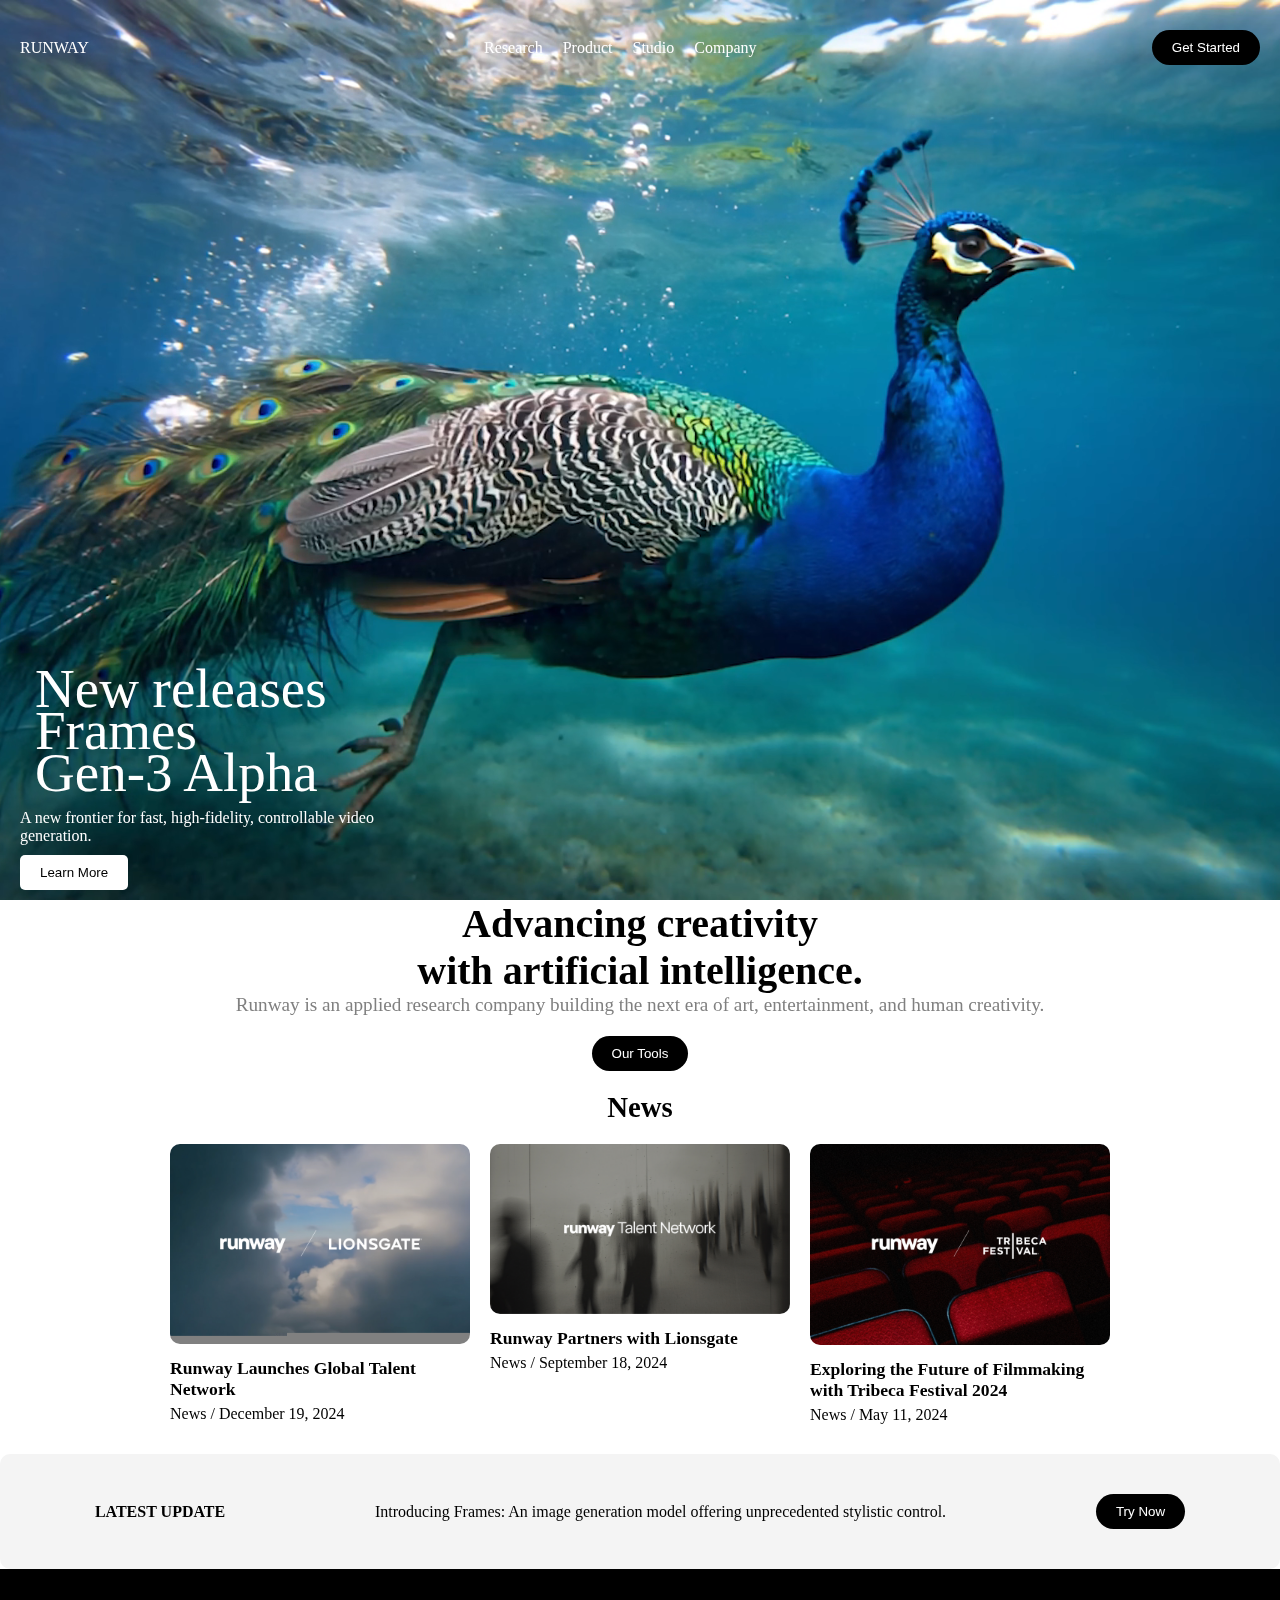
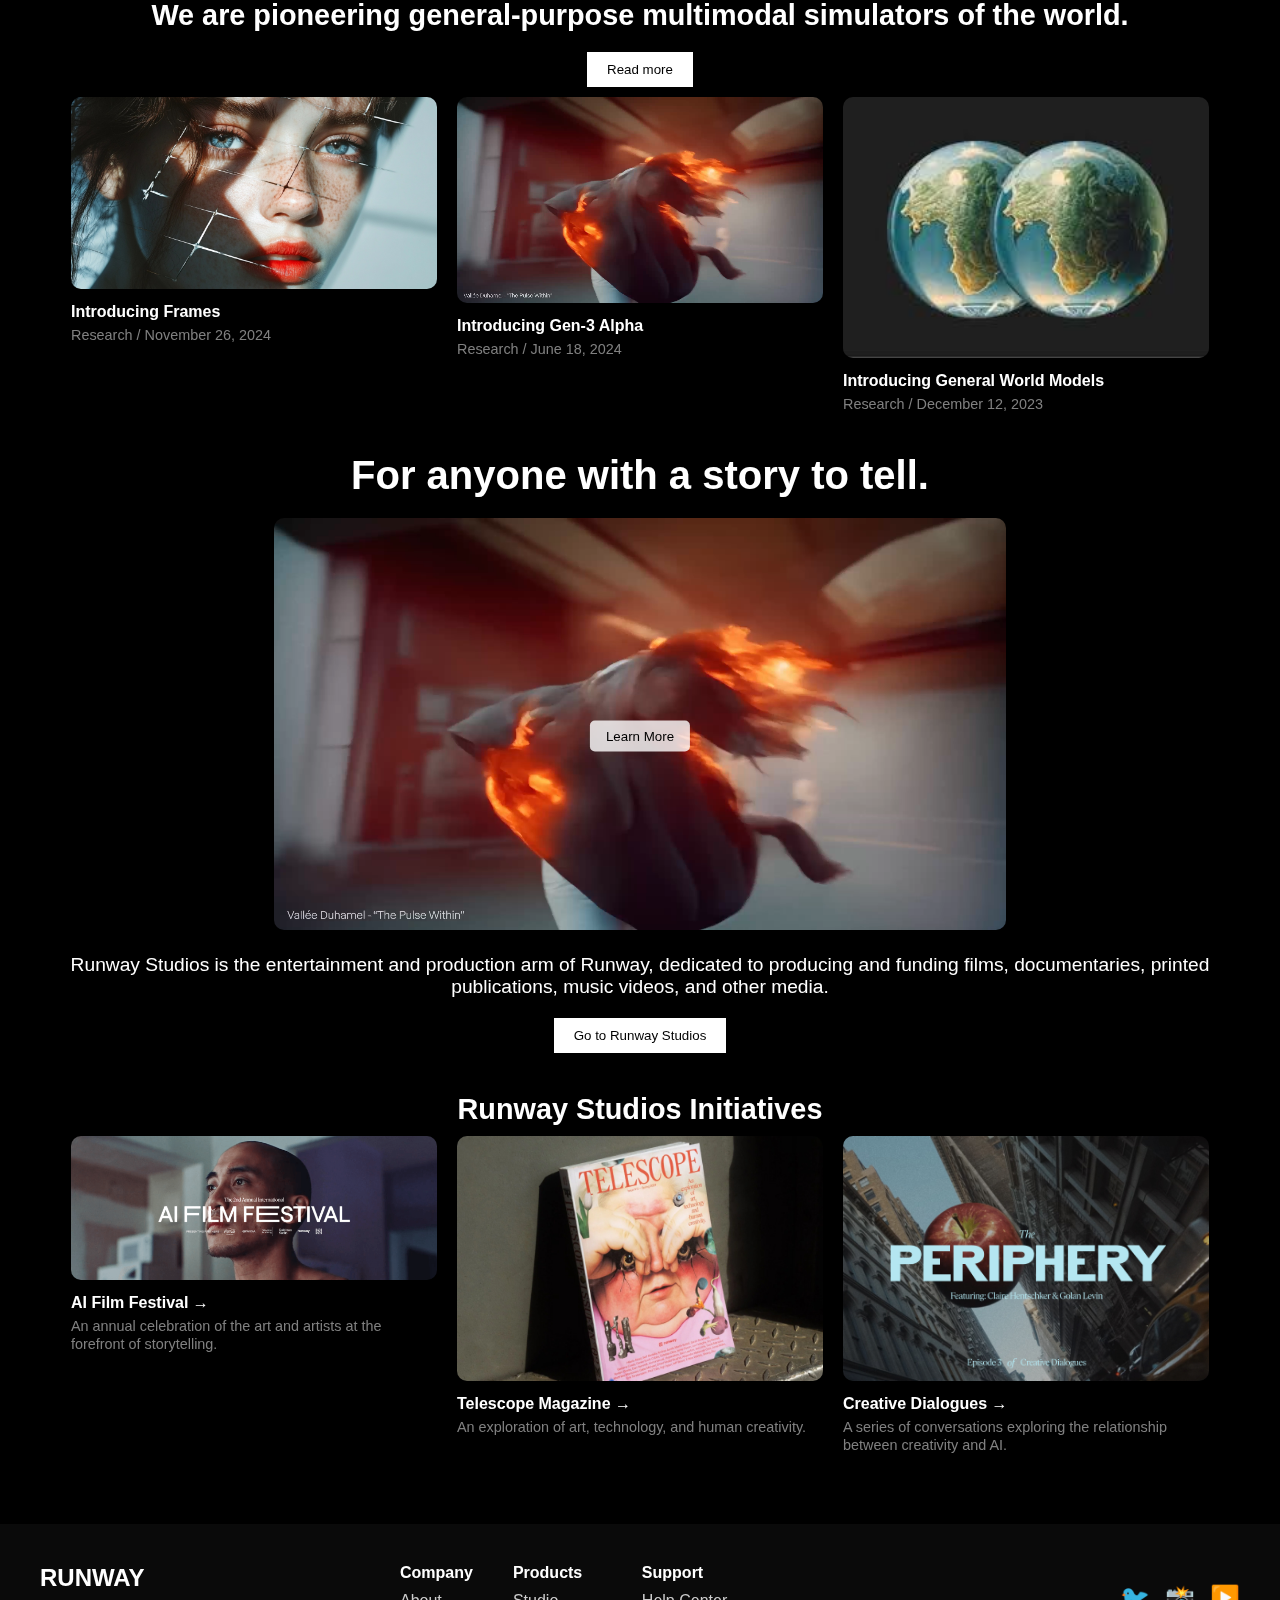
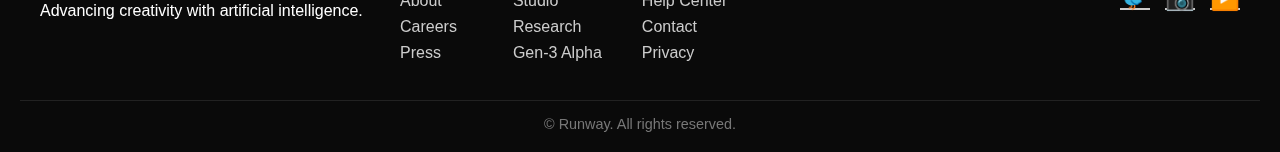
<file: RunWay/index.html>
<!DOCTYPE html>
<html lang="en">
<head>
    <meta charset="UTF-8">
    <meta name="viewport" content="width=device-width, initial-scale=1.0">
    <title>RUNNWAY</title>
    <link rel="stylesheet" href="style.css">
</head>
<body>
    <div class="container">
        <nav class="navbar">
            <div class="logo">RUNWAY</div>
            <ul>
                <li><a href="#">Research</a></li>
                <li><a href="#">Product</a></li>
                <li><a href="#">Studio</a></li>
                <li><a href="#">Company</a></li>
            </ul>
            <button class="btn">Get Started</button>
        </nav>
        <video id="videoPlayer" class="bg-video" autoplay muted></video>
        <div class="overlay-container">
            <div class="overlay-text">New releases</div>
            <div class="overlay-text">Frames</div>
            <div class="overlay-text">Gen-3 Alpha</div>
        </div>
        <div class="extra-content" id="extraContent">
            <p class="extra-text">A new frontier for fast, high-fidelity, controllable video generation.</p>
            <p class="extra-text">Our new base image model offering unprecedented stylistic control.</p>
            <p class="extra-text">A new way to generate expressive character performances using simple video inputs.</p>
            <button class="learn-more-btn">Learn More</button>
        </div>
    </div>

    <div class="sec-container">
        <h1>Advancing creativity <br> with artificial intelligence.</h1>
        <p class="subtitle">Runway is an applied research company building the next era of art, entertainment, and human creativity.</p>
        <button class="btn">Our Tools</button>
        
        <h2>News</h2>
        <div class="news-section">
            <div class="news-item">
                <img src="images/newspic1.jpg" alt="Runway Talent Network">
                <h3>Runway Launches Global Talent Network</h3>
                <p>News / December 19, 2024</p>
            </div>
            <div class="news-item">
                <img src="images/newspic2.png" alt="Runway Partners with Lionsgate">
                <h3>Runway Partners with Lionsgate</h3>
                <p>News / September 18, 2024</p>
            </div>
            <div class="news-item">
                <img src="images/newspic3.webp" alt="Tribeca Festival 2024">
                <h3>Exploring the Future of Filmmaking with Tribeca Festival 2024</h3>
                <p>News / May 11, 2024</p>
            </div>
        </div>
        
        <div class="update">
            <p><strong>LATEST UPDATE</strong></p>
            <p>Introducing Frames: An image generation model offering unprecedented stylistic control.</p>
            <button class="btn">Try Now</button>
        </div>

        <div class="third-container">
            <div class="section">
                <h2>We are pioneering general-purpose multimodal simulators of the world.</h2>
                <button class="read-more">Read more</button>
                <div class="top-content">
                    <div class="item">
                        <img src="images/blur.png" alt="Introducing Frames">
                        <p>Introducing Frames</p>
                        <span>Research / November 26, 2024</span>
                    </div>
                    <div class="item video-container">
                        <video autoplay loop muted class="hover-blur">
                            <source src="videos/fly-cars.mp4" type="video/mp4">
                        </video>
                        <p>Introducing Gen-3 Alpha</p>
                        <span>Research / June 18, 2024</span>
                    </div>
                    <div class="item">
                        <img src="images/earth.jpg" alt="Introducing General World Models">
                        <p>Introducing General World Models</p>
                        <span>Research / December 12, 2023</span>
                    </div>
                </div>
            </div>
        
            <div class="section center-content">
                <h1>For anyone with a story to tell.</h1>
                <div class="video-wrapper">
                    <video autoplay loop muted class="hover-blur">
                        <source src="videos/fly-cars.mp4" type="video/mp4">
                    </video>
                    <button class="learn-more">Learn More</button>
                </div>
                <p class="description">Runway Studios is the entertainment and production arm of Runway, dedicated to producing and funding films, documentaries, printed publications, music videos, and other media.</p>
                <button class="visit-studios">Go to Runway Studios</button>
            </div>
        
            <div class="section">
                <h2>Runway Studios Initiatives</h2>
                <div class="bottom-content">
                    <div class="item">
                        <img src="images/MAN.png" alt="AI Film Festival">
                        <p>AI Film Festival →</p>
                        <span>An annual celebration of the art and artists at the forefront of storytelling.</span>
                    </div>
                    <div class="item">
                        <img src="images/BOOK.jpg" alt="Telescope Magazine">
                        <p>Telescope Magazine →</p>
                        <span>An exploration of art, technology, and human creativity.</span>
                    </div>
                    <div class="item">
                        <img src="images/COVERjpg.jpg" alt="Creative Dialogues">
                        <p>Creative Dialogues →</p>
                        <span>A series of conversations exploring the relationship between creativity and AI.</span>
                    </div>
                </div>
            </div>
        </div>

    </div>





    <footer class="site-footer">
        <div class="footer-container">
          <div class="footer-left">
            <h2>RUNWAY</h2>
            <p>Advancing creativity with artificial intelligence.</p>
          </div>
      
          <div class="footer-links">
            <div>
              <h4>Company</h4>
              <ul>
                <li><a href="#">About</a></li>
                <li><a href="#">Careers</a></li>
                <li><a href="#">Press</a></li>
              </ul>
            </div>
            <div>
              <h4>Products</h4>
              <ul>
                <li><a href="#">Studio</a></li>
                <li><a href="#">Research</a></li>
                <li><a href="#">Gen-3 Alpha</a></li>
              </ul>
            </div>
            <div>
              <h4>Support</h4>
              <ul>
                <li><a href="#">Help Center</a></li>
                <li><a href="#">Contact</a></li>
                <li><a href="#">Privacy</a></li>
              </ul>
            </div>
          </div>
      
          <div class="footer-social">
            <a href="#" aria-label="Twitter">🐦</a>
            <a href="#" aria-label="Instagram">📸</a>
            <a href="#" aria-label="YouTube">▶️</a>
          </div>
        </div>
        <div class="footer-bottom">
          <p>© <span id="year"></span> Runway. All rights reserved.</p>
        </div>
      </footer>
      
    <script src="script.js"></script>
    
</body>
</html>
</file>
<file: RunWay/style.css>
* {
    padding: 0;
    margin: 0;
    box-sizing: border-box;
}

html, body {
    width: 100%;
    height: 100%;
}

.container {
    width: 100%;
    height: 100%;
    position: relative;
    overflow: hidden;
}

.navbar {
    position: fixed;
    top: 0;
    left: 0;
    width: 100%;
    background: transparent;
    color: white;
    display: flex;
    justify-content: space-between;
    align-items: center;
    padding: 10px 20px;
    z-index: 1000;
}

.navbar ul {
    display: flex;
    list-style: none;
}

.navbar ul li {
    margin: 0 10px;
}

.navbar ul li a {
    color: white;
    text-decoration: none;
}

.btn {
    background: transparent;
    border-radius: 20px;
    border: 2px solid white;
    color: white;
    padding: 8px 16px;
    cursor: pointer;
}

.bg-video {
    width: 100%;
    height: 100%;
    object-fit: cover;
    position: absolute;
    top: 0;
    left: 0;
    z-index: -1;
}

.overlay-container {
    position: absolute;
    bottom: 111px;
    left: 20px;
    display: flex;
    flex-direction: column;
    gap: 10px;
}

.overlay-text {
    background: transparent;
    color: white;
    padding: 0px 15px;
    font-size: 55px;
    border-radius: 5px;
    line-height: 32px;
}

.extra-content {
    position: absolute;
    bottom: 10px;
    left: 20px;
    max-width: 400px;
    color: white;
    font-size: 16px;
}

.extra-text {
    display: none;
}

.extra-text.active {
    display: block;
}

.learn-more-btn {
    margin-top: 10px;
    padding: 10px 20px;
    background: white;
    color: black;
    border: none;
    cursor: pointer;
    border-radius: 5px;
}



/* second-container */

.sec-container {
    text-align: center;
    /* font-family: Arial, sans-serif; */
    /* padding: 20px; */
}

h1 {
    font-size: 2.5em;
    font-weight: bold;
}

.subtitle {
    font-size: 1.2em;
    color: gray;
}

.btn {
    background-color: black;
    color: white;
    padding: 10px 20px;
    border: none;
    cursor: pointer;
    margin: 20px 0;
}

.news-section {
    display: flex;
    justify-content: center;
    gap: 20px;
    flex-wrap: wrap;
    margin-top: 20px;
}

.news-item {
    width: 300px;
    text-align: left;
}

.news-item img {
    width: 100%;
    height: auto;
    border-radius: 10px;
}

h3 {
    font-size: 1.1em;
    margin: 10px 0 5px;
}

.update {
    display: flex;
    align-items: center;
    justify-content: space-around;
    background-color: #f4f4f4;
    padding: 20px;
    margin-top: 30px;
    border-radius: 10px;
}

/* third-container */

.third-container {
    background-color: black;
    color: white;
    font-family: Arial, sans-serif;
    text-align: center;
    padding: 30px;
}

.section {
    margin-bottom: 40px;
}

h2 {
    font-size: 1.8em;
    margin-bottom: 10px;
}

.read-more, .learn-more, .visit-studios {
    background-color: white;
    color: black;
    padding: 10px 20px;
    border: none;
    cursor: pointer;
    margin: 10px 0;
}

.top-content, .bottom-content {
    display: flex;
    justify-content: center;
    gap: 20px;
}

.item {
    width: 30%;
    text-align: left;
}

.item img, .video-container video {
    width: 100%;
    border-radius: 10px;
}

.item p {
    font-weight: bold;
    margin: 10px 0 5px;
}

.item span {
    font-size: 0.9em;
    color: gray;
}

.center-content h1 {
    font-size: 2.5em;
    font-weight: bold;
    margin-bottom: 20px;
}

.video-wrapper {
    position: relative;
    width: 60%;
    margin: 0 auto;
}

.video-wrapper video {
    width: 100%;
    border-radius: 10px;
}

.video-wrapper .learn-more {
    position: absolute;
    top: 50%;
    left: 50%;
    transform: translate(-50%, -50%);
    background-color: rgba(255, 255, 255, 0.8);
    padding: 8px 16px;
    border-radius: 5px;
}

.description {
    font-size: 1.2em;
    margin-top: 20px;
}

.visit-studios {
    display: block;
    margin: 20px auto;
}

.hover-blur:hover {
    filter: blur(5px);
}

/* footer */


.site-footer {
    background-color: #0a0a0a;
    color: #fff;
    padding: 40px 20px 20px;
    font-family: 'Helvetica Neue', sans-serif;
  }
  
  .footer-container {
    display: flex;
    flex-wrap: wrap;
    justify-content: space-between;
    max-width: 1200px;
    margin: 0 auto;
  }
  
  .footer-left {
    flex: 1 1 250px;
    margin-bottom: 20px;
  }
  
  .footer-left h2 {
    font-size: 1.5rem;
    margin-bottom: 10px;
  }
  
  .footer-links {
    display: flex;
    gap: 40px;
    flex: 2 1 500px;
    flex-wrap: wrap;
  }
  
  .footer-links h4 {
    margin-bottom: 10px;
  }
  
  .footer-links ul {
    list-style: none;
    padding: 0;
  }
  
  .footer-links a {
    color: #ccc;
    text-decoration: none;
    display: block;
    margin-bottom: 8px;
    transition: color 0.3s;
  }
  
  .footer-links a:hover {
    color: #fff;
  }
  
  .footer-social {
    display: flex;
    gap: 15px;
    margin-top: 20px;
  }
  
  .footer-social a {
    font-size: 1.5rem;
    color: #ccc;
    transition: color 0.3s;
  }
  
  .footer-social a:hover {
    color: #fff;
  }
  
  .footer-bottom {
    text-align: center;
    margin-top: 30px;
    border-top: 1px solid #222;
    padding-top: 15px;
    font-size: 0.9rem;
    color: #777;
  }
</file>
